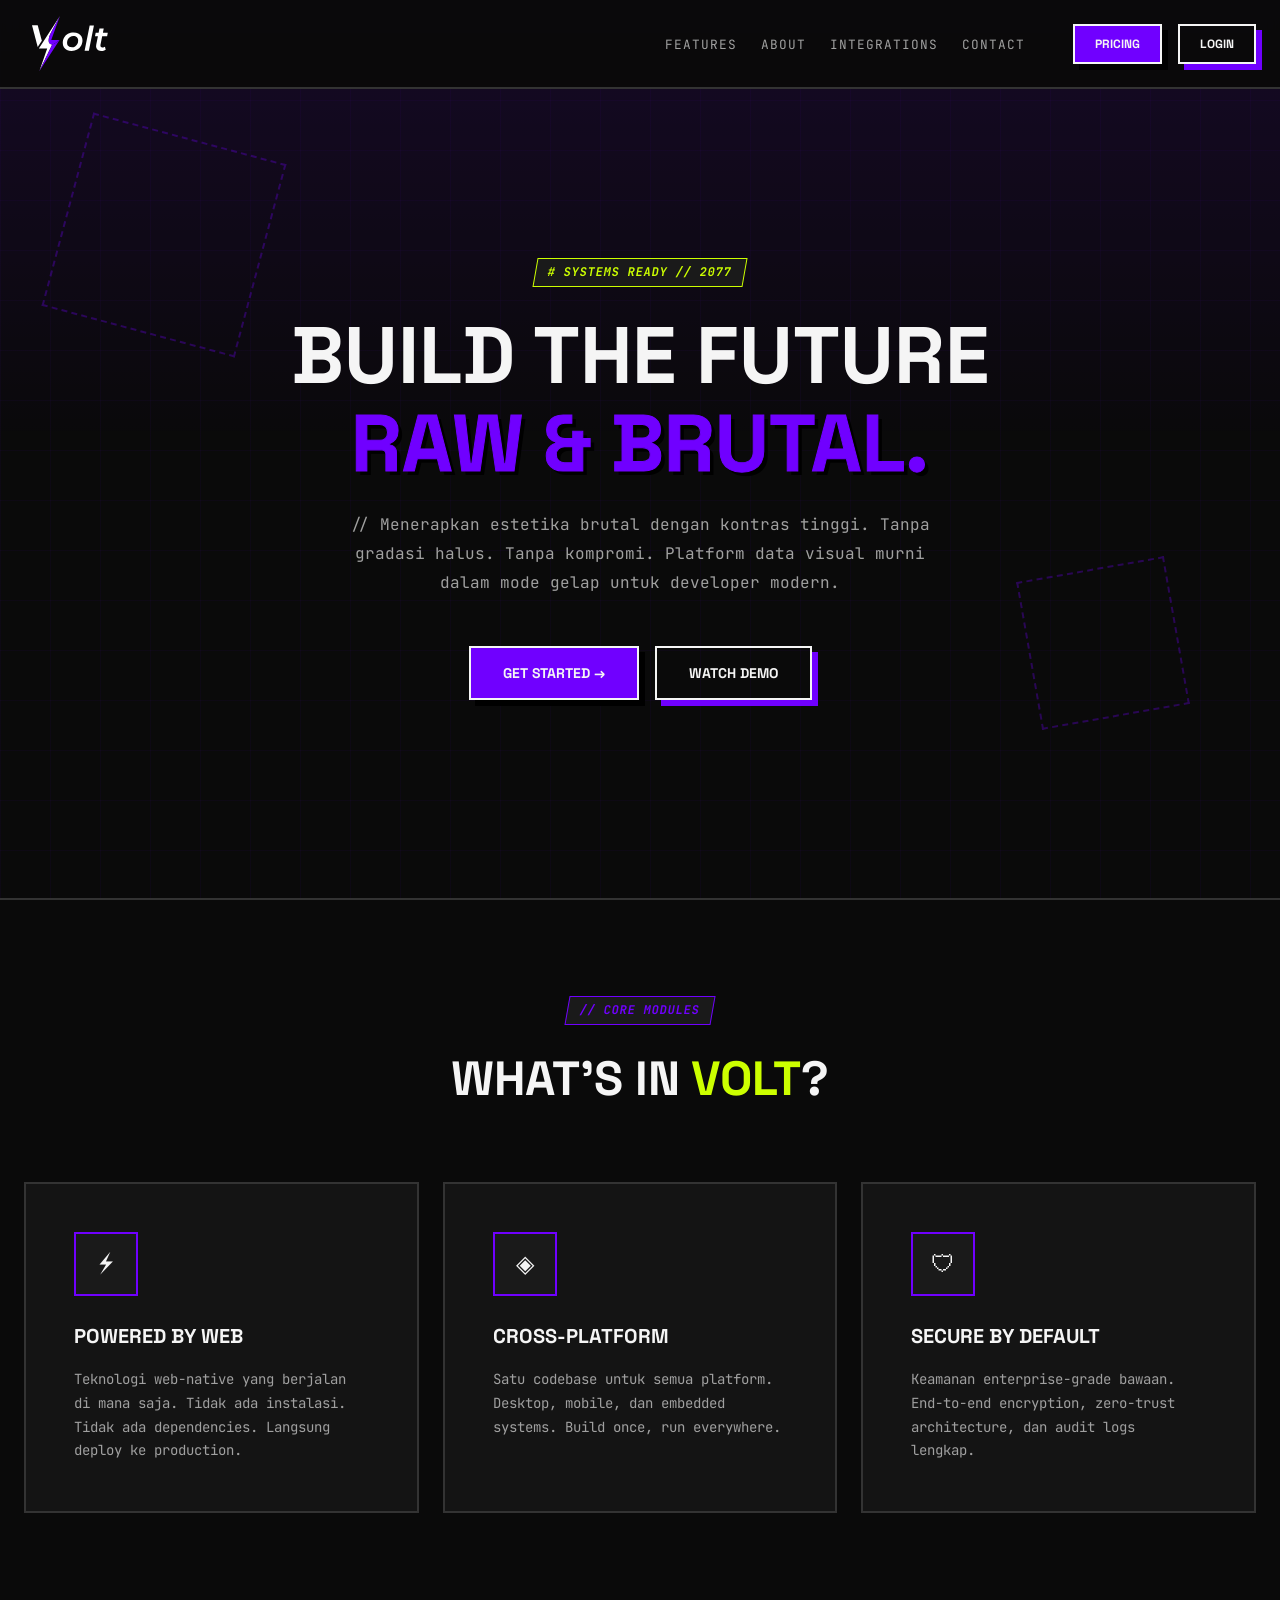
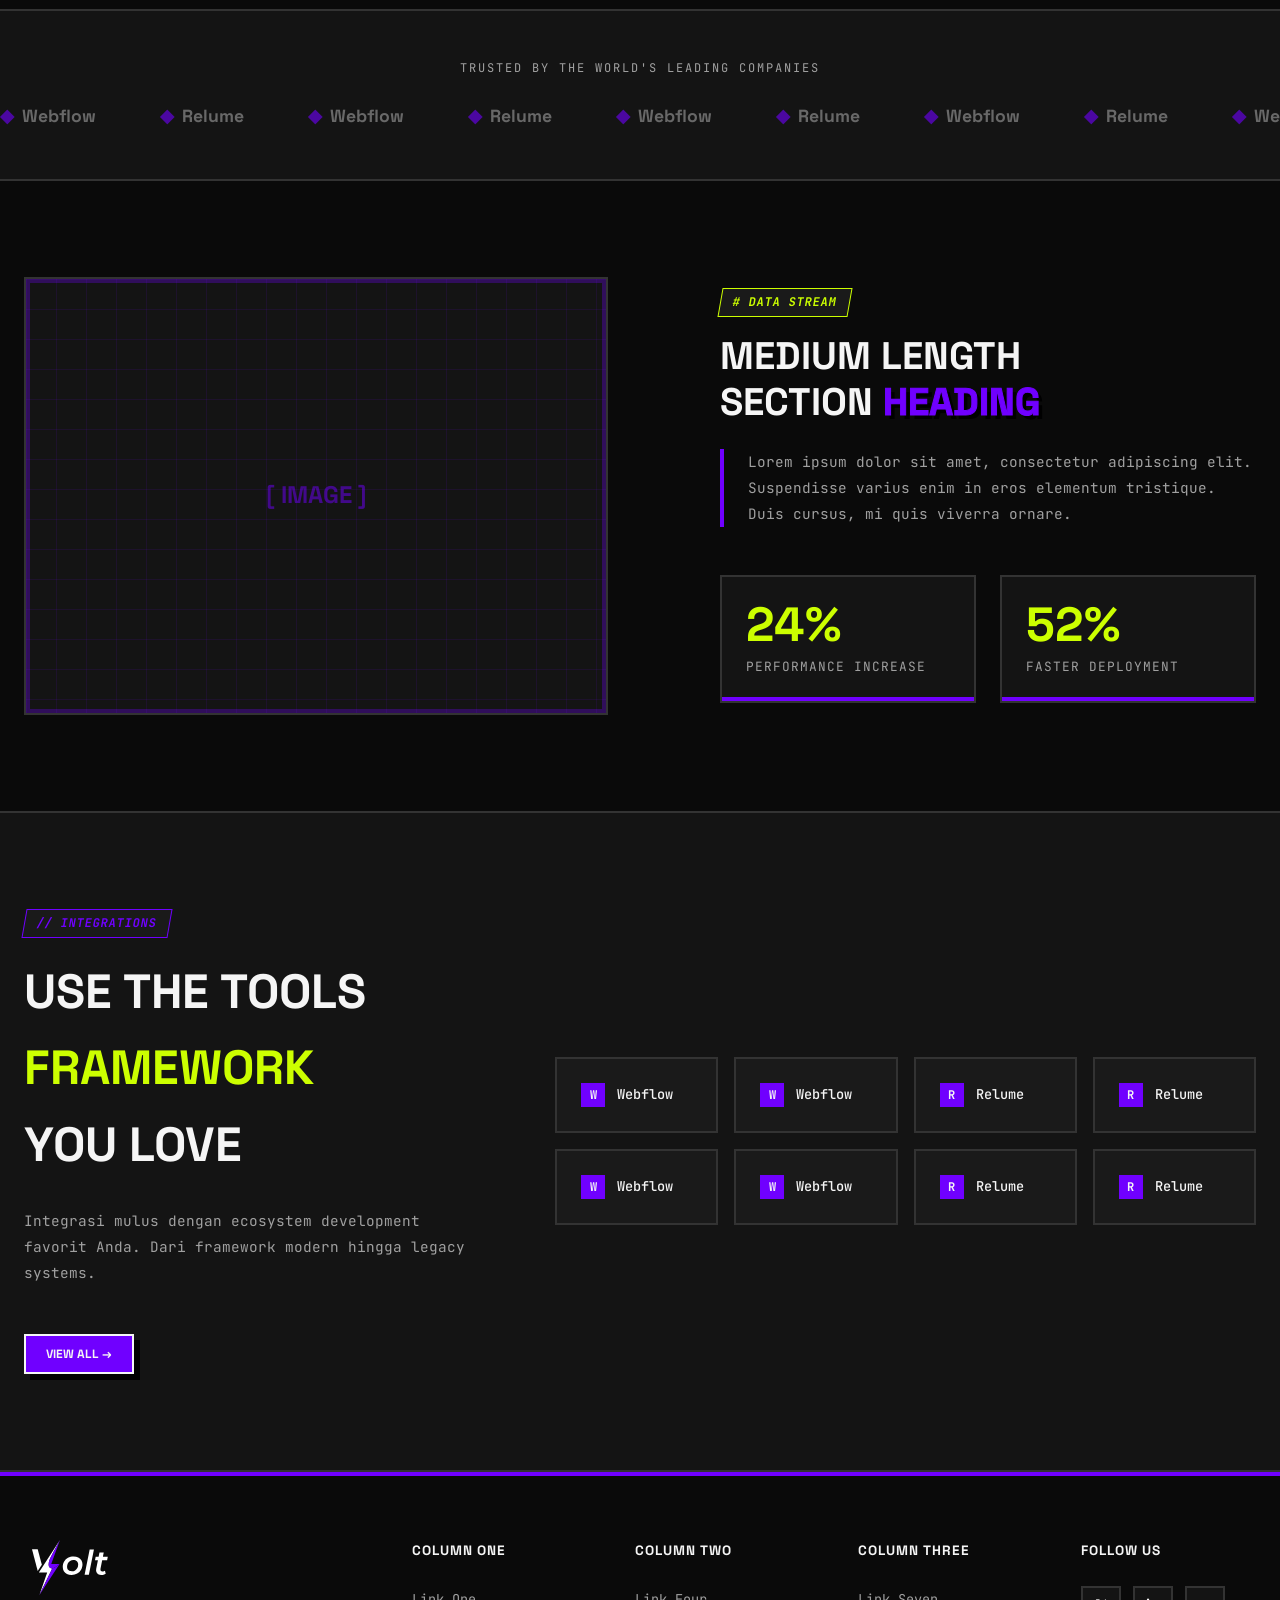
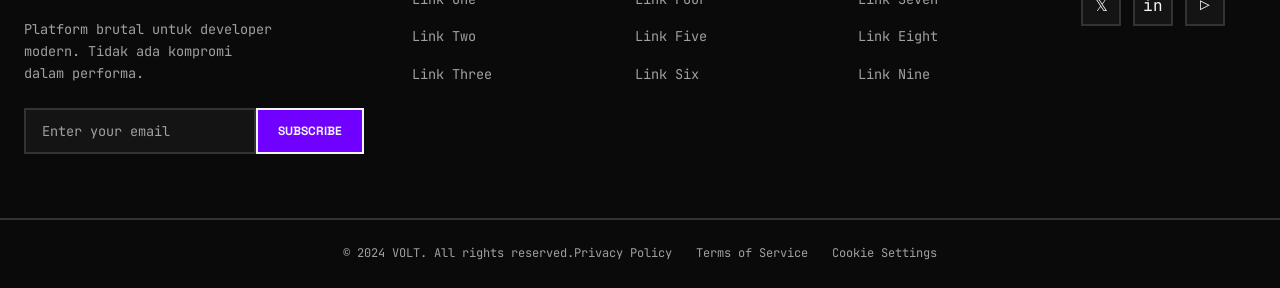
<file: index.html>
<!DOCTYPE html>
<html lang="en">

<head>
    <meta charset="UTF-8" />
    <meta name="viewport" content="width=device-width, initial-scale=1.0" />
    <title>VOLT - Build The Future Raw | Neubrutalism Landing Page</title>
    <meta name="description" content="VOLT - A brutal, high-contrast, data-driven platform. No soft gradients. No compromises. Pure visual data in dark mode." />

    <link rel="preconnect" href="https://fonts.googleapis.com" />
    <link rel="preconnect" href="https://fonts.gstatic.com" crossorigin />
    <link href="https://fonts.googleapis.com/css2?family=JetBrains+Mono:wght@400;500;700&family=Space+Grotesk:wght@500;700;900&display=swap" rel="stylesheet" />
    <link rel="stylesheet" href="style.css" />
    <style></style>
</head>

<body>
    <!-- ============================================
         HEADER / NAVIGATION
    ============================================ -->
    <header class="header">
        <div class="header-inner">
            <a href="#" class="logo">
                <img src="Logo volt.svg" alt="" />
            </a>

            <nav class="nav-menu">
                <ul class="nav-links">
                    <li><a href="#features">Features</a></li>
                    <li><a href="#about">About</a></li>
                    <li><a href="#tools">Integrations</a></li>
                    <li><a href="#contact">Contact</a></li>
                </ul>

                <div class="nav-cta">
                    <button class="btn-brutal btn-primary btn-small">Pricing</button>
                    <button class="btn-brutal btn-secondary btn-small">Login</button>
                </div>
            </nav>

            <button class="mobile-menu-toggle" aria-label="Toggle menu">
          <span></span>
          <span></span>
          <span></span>
        </button>
        </div>
    </header>

    <!-- ============================================
         HERO SECTION
    ============================================ -->
    <section class="hero">
        <div class="hero-bg"></div>
        <div class="hero-decor hero-decor-1"></div>
        <div class="hero-decor hero-decor-2"></div>

        <div class="hero-content">
            <div class="hero-label">
                <span class="label-tag"># SYSTEMS READY // 2077</span>
            </div>

            <h1 class="hero-title">
                Build The Future<br />
                <span class="highlight-purple">Raw & Brutal.</span>
            </h1>

            <p class="hero-description">
                // Menerapkan estetika brutal dengan kontras tinggi. Tanpa gradasi halus. Tanpa kompromi. Platform data visual murni dalam mode gelap untuk developer modern.
            </p>

            <div class="hero-cta">
                <button class="btn-brutal btn-primary">Get Started →</button>
                <button class="btn-brutal btn-secondary">Watch Demo</button>
            </div>
        </div>
    </section>

    <!-- ============================================
         FEATURES SECTION
    ============================================ -->
    <section class="features" id="features">
        <div class="container">
            <div class="section-header">
                <div class="section-label">
                    <span class="label-tag label-tag-purple">// CORE MODULES</span>
                </div>
                <h2 class="section-title">
                    What's in <span class="highlight-lime">Volt</span>?
                </h2>
            </div>

            <div class="features-grid">
                <div class="feature-card">
                    <div class="feature-icon">⚡</div>
                    <h3 class="feature-title">Powered by Web</h3>
                    <p class="feature-description">
                        Teknologi web-native yang berjalan di mana saja. Tidak ada instalasi. Tidak ada dependencies. Langsung deploy ke production.
                    </p>
                </div>

                <div class="feature-card">
                    <div class="feature-icon">◈</div>
                    <h3 class="feature-title">Cross-Platform</h3>
                    <p class="feature-description">
                        Satu codebase untuk semua platform. Desktop, mobile, dan embedded systems. Build once, run everywhere.
                    </p>
                </div>

                <div class="feature-card">
                    <div class="feature-icon">🛡</div>
                    <h3 class="feature-title">Secure by Default</h3>
                    <p class="feature-description">
                        Keamanan enterprise-grade bawaan. End-to-end encryption, zero-trust architecture, dan audit logs lengkap.
                    </p>
                </div>
            </div>
        </div>
    </section>

    <!-- ============================================
         LOGO BAR (Trusted By)
    ============================================ -->
    <section class="logo-bar">
        <p class="logo-bar-label">Trusted by the world's leading companies</p>
        <div class="logo-scroll">
            <div class="logo-item">Webflow</div>
            <div class="logo-item">Relume</div>
            <div class="logo-item">Webflow</div>
            <div class="logo-item">Relume</div>
            <div class="logo-item">Webflow</div>
            <div class="logo-item">Relume</div>
            <div class="logo-item">Webflow</div>
            <div class="logo-item">Relume</div>
            <!-- Duplicate for seamless scroll -->
            <div class="logo-item">Webflow</div>
            <div class="logo-item">Relume</div>
            <div class="logo-item">Webflow</div>
            <div class="logo-item">Relume</div>
            <div class="logo-item">Webflow</div>
            <div class="logo-item">Relume</div>
            <div class="logo-item">Webflow</div>
            <div class="logo-item">Relume</div>
        </div>
    </section>

    <!-- ============================================
         STATS SECTION
    ============================================ -->
    <section class="stats-section" id="about">
        <div class="container">
            <div class="stats-grid">
                <div class="stats-visual">
                    <div class="stats-image-placeholder"></div>
                </div>

                <div class="stats-content">
                    <div class="section-label">
                        <span class="label-tag"># DATA STREAM</span>
                    </div>

                    <h2 class="stats-title">
                        Medium Length<br /> Section <span class="highlight-purple">Heading</span>
                    </h2>

                    <p class="stats-description">
                        Lorem ipsum dolor sit amet, consectetur adipiscing elit. Suspendisse varius enim in eros elementum tristique. Duis cursus, mi quis viverra ornare.
                    </p>

                    <div class="stats-numbers">
                        <div class="stat-item">
                            <div class="stat-number">24%</div>
                            <p class="stat-label">Performance increase</p>
                        </div>
                        <div class="stat-item">
                            <div class="stat-number">52%</div>
                            <p class="stat-label">Faster deployment</p>
                        </div>
                    </div>
                </div>
            </div>
        </div>
    </section>

    <!-- ============================================
         TOOLS/INTEGRATIONS SECTION
    ============================================ -->
    <section class="tools-section" id="tools">
        <div class="container">
            <div class="tools-grid">
                <div class="tools-content">
                    <div class="section-label">
                        <span class="label-tag label-tag-purple">// INTEGRATIONS</span>
                    </div>
                    <h2 class="section-title">
                        Use The Tools<br />
                        <span class="highlight-lime">Framework</span><br /> You Love
                    </h2>
                    <p class="tools-description">
                        Integrasi mulus dengan ecosystem development favorit Anda. Dari framework modern hingga legacy systems.
                    </p>
                    <button class="btn-brutal btn-primary btn-small">View All →</button>
                </div>

                <div class="tools-logo-grid">
                    <div class="tool-item">
                        <span class="tool-icon">W</span> Webflow
                    </div>
                    <div class="tool-item">
                        <span class="tool-icon">W</span> Webflow
                    </div>
                    <div class="tool-item"><span class="tool-icon">R</span> Relume</div>
                    <div class="tool-item"><span class="tool-icon">R</span> Relume</div>
                    <div class="tool-item">
                        <span class="tool-icon">W</span> Webflow
                    </div>
                    <div class="tool-item">
                        <span class="tool-icon">W</span> Webflow
                    </div>
                    <div class="tool-item"><span class="tool-icon">R</span> Relume</div>
                    <div class="tool-item"><span class="tool-icon">R</span> Relume</div>
                </div>
            </div>
        </div>
    </section>

    <!-- ============================================
         FOOTER
    ============================================ -->
    <footer class="footer" id="contact">
        <div class="footer-main">
            <div class="container">
                <div class="footer-grid">
                    <div class="footer-brand">
                        <a href="#" class="logo">
                            <img src="Logo volt.svg" alt="" />
                        </a>
                        <p class="footer-tagline">
                            Platform brutal untuk developer modern. Tidak ada kompromi dalam performa.
                        </p>
                        <form class="newsletter-form">
                            <input type="email" class="newsletter-input" placeholder="Enter your email" />
                            <button type="submit" class="newsletter-btn">Subscribe</button>
                        </form>
                    </div>

                    <div class="footer-column">
                        <h4>Column One</h4>
                        <ul class="footer-links">
                            <li><a href="#">Link One</a></li>
                            <li><a href="#">Link Two</a></li>
                            <li><a href="#">Link Three</a></li>
                        </ul>
                    </div>

                    <div class="footer-column">
                        <h4>Column Two</h4>
                        <ul class="footer-links">
                            <li><a href="#">Link Four</a></li>
                            <li><a href="#">Link Five</a></li>
                            <li><a href="#">Link Six</a></li>
                        </ul>
                    </div>

                    <div class="footer-column">
                        <h4>Column Three</h4>
                        <ul class="footer-links">
                            <li><a href="#">Link Seven</a></li>
                            <li><a href="#">Link Eight</a></li>
                            <li><a href="#">Link Nine</a></li>
                        </ul>
                    </div>

                    <div class="footer-column">
                        <h4>Follow Us</h4>
                        <div class="social-links">
                            <a href="#" class="social-link">𝕏</a>
                            <a href="#" class="social-link">in</a>
                            <a href="#" class="social-link">▷</a>
                        </div>
                    </div>
                </div>
            </div>
        </div>

        <div class="footer-bottom">
            <div class="container" style="
            display: flex;
            justify-content: space-between;
            align-items: center;
          ">
                <p>© 2024 VOLT. All rights reserved.</p>
                <div class="footer-legal">
                    <a href="#">Privacy Policy</a>
                    <a href="#">Terms of Service</a>
                    <a href="#">Cookie Settings</a>
                </div>
            </div>
        </div>
    </footer>
</body>

</html>
</file>
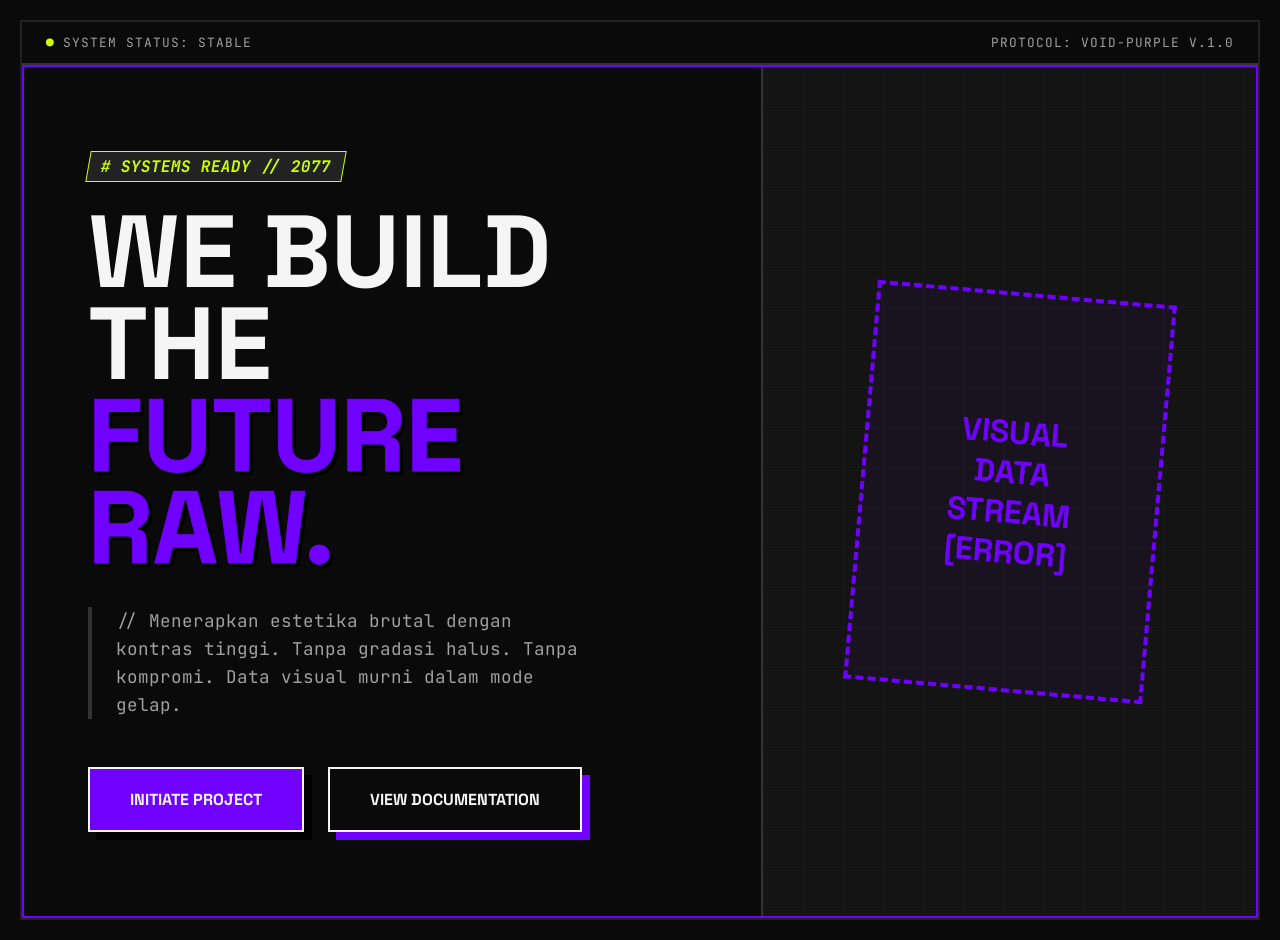
<file: h.html>
<!DOCTYPE html>
<html lang="en">

<head>
    <meta charset="UTF-8">
    <meta name="viewport" content="width=device-width, initial-scale=1.0">
    <title>Neubrutalism Dark Purple Hero</title>
    <link rel="preconnect" href="https://fonts.googleapis.com">
    <link rel="preconnect" href="https://fonts.gstatic.com" crossorigin>
    <link href="https://fonts.googleapis.com/css2?family=JetBrains+Mono:wght@400;700&family=Space+Grotesk:wght@700;900&display=swap" rel="stylesheet">

    <style>
        /* --- DESIGN SYSTEM VARIABLES (VOID-PURPLE PROTOCOL) --- */
        
         :root {
            --color-bg-main: #0A0A0A;
            /* Void Dark */
            --color-bg-surface: #141414;
            /* Sedikit lebih terang untuk surface */
            --color-primary: #7000FF;
            /* Electric Purple */
            --color-text-main: #F5F5F5;
            /* Bone White */
            --color-text-muted: #A0A0A0;
            /* Silver */
            --color-accent: #CCFF00;
            /* Cyber Lime (Untuk shock value) */
            --font-heading: 'Space Grotesk', sans-serif;
            --font-body: 'JetBrains Mono', monospace;
            --border-thickness: 2px;
        }
        /* --- GLOBAL RESET & BASE STYLES --- */
        
        * {
            margin: 0;
            padding: 0;
            box-sizing: border-box;
        }
        
        body {
            background-color: var(--color-bg-main);
            color: var(--color-text-main);
            font-family: var(--font-body);
            /* Default menggunakan font monospace/teknikal */
            overflow-x: hidden;
        }
        /* --- HERO SECTION STYLES --- */
        
        .hero-container {
            min-height: 100vh;
            display: flex;
            flex-direction: column;
            /* Memberikan border bingkai luar yang jelas */
            border: var(--border-thickness) solid #222;
            margin: 20px;
            /* Memberi jarak dari tepi browser */
            position: relative;
            background-color: var(--color-bg-main);
        }
        /* Top Tech Bar (Status Bar) */
        
        .tech-bar {
            display: flex;
            justify-content: space-between;
            padding: 12px 24px;
            border-bottom: var(--border-thickness) solid #333;
            font-size: 0.8rem;
            text-transform: uppercase;
            letter-spacing: 1px;
            color: var(--color-text-muted);
        }
        
        .tech-status::before {
            content: '●';
            color: var(--color-accent);
            margin-right: 8px;
        }
        /* Main Grid Layout */
        
        .hero-grid {
            display: grid;
            grid-template-columns: 1.2fr 0.8fr;
            /* Kiri lebih lebar sedikit */
            flex-grow: 1;
            /* Mengisi sisa tinggi layar */
            border: var(--border-thickness) solid var(--color-primary);
            /* Bingkai Ungu Utama */
        }
        /* Left Content Area */
        
        .content-area {
            padding: 64px;
            display: flex;
            flex-direction: column;
            justify-content: center;
            border-right: var(--border-thickness) solid #333;
            /* Garis pembatas vertikal */
            position: relative;
        }
        /* Typography Styles */
        
        .label-tag {
            display: inline-block;
            background: #222;
            color: var(--color-accent);
            padding: 4px 12px;
            font-weight: bold;
            margin-bottom: 24px;
            border: 1px solid var(--color-accent);
            /* Neubrutalism: Sedikit miring */
            transform: skewX(-10deg);
        }
        
        h1.hero-title {
            font-family: var(--font-heading);
            font-size: clamp(4rem, 8vw, 7rem);
            /* Responsif, sangat besar */
            line-height: 0.9;
            text-transform: uppercase;
            margin-bottom: 32px;
            font-weight: 900;
        }
        
        .highlight-purple {
            color: var(--color-primary);
            /* Memberikan efek stroke/outline pada teks */
            -webkit-text-stroke: 1px var(--color-primary);
            text-shadow: 4px 4px 0px #000;
            /* Bayangan hitam keras pada teks */
        }
        
        p.hero-description {
            font-size: 1.1rem;
            color: var(--color-text-muted);
            max-width: 500px;
            line-height: 1.6;
            margin-bottom: 48px;
            border-left: 4px solid #333;
            /* Garis aksen di kiri paragraf */
            padding-left: 24px;
        }
        /* --- BRUTAL BUTTONS --- */
        
        .cta-group {
            display: flex;
            gap: 24px;
        }
        
        .btn-brutal {
            font-family: var(--font-heading);
            font-weight: 700;
            font-size: 1rem;
            text-transform: uppercase;
            padding: 20px 40px;
            cursor: pointer;
            transition: all 0.15s cubic-bezier(0, 0, 0.2, 1);
            /* THE BRUTAL SAUCE: 0 Radius, Tebal Border, Hard Shadow */
            border-radius: 0px;
            border: var(--border-thickness) solid var(--color-text-main);
            position: relative;
        }
        /* Primary Button Style (Purple) */
        
        .btn-primary {
            background-color: var(--color-primary);
            color: var(--color-text-main);
            /* Bayangan awal: Hitam keras */
            box-shadow: 8px 8px 0px 0px #000000;
        }
        
        .btn-primary:hover {
            /* Saat hover, ganti warna jadi Lime untuk kontras ekstrem */
            background-color: var(--color-accent);
            color: #000000;
            border-color: var(--color-accent);
            /* Bayangan berubah jadi putih */
            box-shadow: 10px 10px 0px 0px var(--color-text-main);
            transform: translate(-4px, -4px);
        }
        
        .btn-primary:active {
            /* Efek ditekan fisik */
            box-shadow: 0px 0px 0px 0px #000;
            transform: translate(4px, 4px);
        }
        /* Secondary Button Style (Outline) */
        
        .btn-secondary {
            background-color: transparent;
            color: var(--color-text-main);
            box-shadow: 8px 8px 0px 0px var(--color-primary);
            /* Bayangan Ungu */
        }
        
        .btn-secondary:hover {
            background-color: var(--color-text-main);
            color: #000000;
            box-shadow: 10px 10px 0px 0px var(--color-primary);
            transform: translate(-4px, -4px);
        }
        
        .btn-secondary:active {
            box-shadow: 0px 0px 0px 0px;
            transform: translate(4px, 4px);
        }
        /* Right Visual Area (Placeholder) */
        
        .visual-area {
            background-color: var(--color-bg-surface);
            display: flex;
            justify-content: center;
            align-items: center;
            position: relative;
            overflow: hidden;
            /* Membuat pola grid background teknikal */
            background-image: linear-gradient(rgba(112, 0, 255, 0.1) 1px, transparent 1px), linear-gradient(90deg, rgba(112, 0, 255, 0.1) 1px, transparent 1px);
            background-size: 40px 40px;
        }
        
        .visual-placeholder-box {
            width: 300px;
            height: 400px;
            border: 4px dashed var(--color-primary);
            display: flex;
            justify-content: center;
            align-items: center;
            font-family: var(--font-heading);
            font-weight: 900;
            color: var(--color-primary);
            font-size: 2rem;
            text-align: center;
            /* Rotasi sedikit untuk kesan tidak teratur */
            transform: rotate(5deg);
            background: rgba(112, 0, 255, 0.05);
        }
        /* Responsiveness dasar */
        
        @media (max-width: 900px) {
            .hero-grid {
                grid-template-columns: 1fr;
                /* Stack vertikal di layar kecil */
            }
            .visual-area {
                min-height: 300px;
                border-top: var(--border-thickness) solid #333;
                border-right: none;
            }
            .content-area {
                padding: 40px 24px;
            }
            .cta-group {
                flex-direction: column;
            }
            .btn-brutal {
                width: 100%;
            }
        }
    </style>
</head>

<body>

    <main class="hero-container">
        <div class="tech-bar">
            <div class="tech-status">System Status: Stable</div>
            <div>Protocol: VOID-PURPLE v.1.0</div>
        </div>

        <div class="hero-grid">
            <section class="content-area">
                <div>
                    <span class="label-tag"># SYSTEMS READY // 2077</span>
                </div>
                <h1 class="hero-title">
                    We Build The <br>
                    <span class="highlight-purple">Future Raw.</span>
                </h1>
                <p class="hero-description">
                    // Menerapkan estetika brutal dengan kontras tinggi. Tanpa gradasi halus. Tanpa kompromi. Data visual murni dalam mode gelap.
                </p>
                <div class="cta-group">
                    <button class="btn-brutal btn-primary">INITIATE PROJECT</button>
                    <button class="btn-brutal btn-secondary">VIEW DOCUMENTATION</button>
                </div>
            </section>

            <aside class="visual-area">
                <div class="visual-placeholder-box">
                    VISUAL<br>DATA<br>STREAM<br>[ERROR]
                </div>
            </aside>
        </div>
    </main>

</body>

</html>
</file>
<file: style.css>
/* --- DESIGN SYSTEM VARIABLES (VOID-PURPLE PROTOCOL) --- */
      :root {
        --color-bg-main: #0a0a0a;
        --color-bg-surface: #141414;
        --color-bg-elevated: #1a1a1a;
        --color-primary: #7000ff;
        --color-primary-dark: #5500cc;
        --color-text-main: #f5f5f5;
        --color-text-muted: #a0a0a0;
        --color-accent: #ccff00;
        --color-border: #333;
        --color-border-light: #222;

        --font-heading: "Space Grotesk", sans-serif;
        --font-body: "JetBrains Mono", monospace;

        --border-thickness: 2px;
        --border-thick: 4px;
        --space-xs: 8px;
        --space-sm: 16px;
        --space-md: 24px;
        --space-lg: 48px;
        --space-xl: 64px;
        --space-xxl: 96px;
      }

      /* --- GLOBAL RESET & BASE STYLES --- */
      * {
        margin: 0;
        padding: 0;
        box-sizing: border-box;
      }

      html {
        scroll-behavior: smooth;
      }

      body {
        background-color: var(--color-bg-main);
        color: var(--color-text-main);
        font-family: var(--font-body);
        overflow-x: hidden;
        line-height: 1.6;
      }

      a {
        text-decoration: none;
        color: inherit;
        transition: color 0.2s ease;
      }

      a:hover {
        color: var(--color-accent);
      }

      img {
        max-width: 100%;
        height: auto;
      }

      .container {
        max-width: 1280px;
        margin: 0 auto;
        padding: 0 var(--space-md);
      }

      /* --- UTILITY CLASSES --- */
      .highlight-purple {
        color: var(--color-primary);
        -webkit-text-stroke: 1px var(--color-primary);
        text-shadow: 4px 4px 0px #000;
      }

      .highlight-lime {
        color: var(--color-accent);
      }

      .label-tag {
        display: inline-block;
        background: var(--color-bg-elevated);
        color: var(--color-accent);
        padding: 4px 12px;
        font-weight: bold;
        font-size: 0.75rem;
        text-transform: uppercase;
        letter-spacing: 1px;
        border: 1px solid var(--color-accent);
        transform: skewX(-10deg);
      }

      .label-tag-purple {
        color: var(--color-primary);
        border-color: var(--color-primary);
      }

      /* --- BRUTAL BUTTONS --- */
      .btn-brutal {
        font-family: var(--font-heading);
        font-weight: 700;
        font-size: 0.875rem;
        text-transform: uppercase;
        padding: 16px 32px;
        cursor: pointer;
        transition: all 0.15s cubic-bezier(0, 0, 0.2, 1);
        border-radius: 0px;
        border: var(--border-thickness) solid var(--color-text-main);
        position: relative;
        display: inline-flex;
        align-items: center;
        justify-content: center;
        gap: 8px;
      }

      .btn-primary {
        background-color: var(--color-primary);
        color: var(--color-text-main);
        box-shadow: 6px 6px 0px 0px #000000;
      }

      .btn-primary:hover {
        background-color: var(--color-accent);
        color: #000000;
        border-color: var(--color-accent);
        box-shadow: 8px 8px 0px 0px var(--color-text-main);
        transform: translate(-2px, -2px);
      }

      .btn-primary:active {
        box-shadow: 0px 0px 0px 0px #000;
        transform: translate(4px, 4px);
      }

      .btn-secondary {
        background-color: transparent;
        color: var(--color-text-main);
        box-shadow: 6px 6px 0px 0px var(--color-primary);
      }

      .btn-secondary:hover {
        background-color: var(--color-text-main);
        color: #000000;
        box-shadow: 8px 8px 0px 0px var(--color-primary);
        transform: translate(-2px, -2px);
      }

      .btn-secondary:active {
        box-shadow: 0px 0px 0px 0px;
        transform: translate(4px, 4px);
      }

      .btn-small {
        padding: 10px 20px;
        font-size: 0.75rem;
      }

      /* ============================================
           HEADER / NAVIGATION
        ============================================ */
      .header {
        position: fixed;
        top: 0;
        left: 0;
        right: 0;
        z-index: 1000;
        background: rgba(10, 10, 10, 0.95);
        backdrop-filter: blur(10px);
        border-bottom: var(--border-thickness) solid var(--color-border);
      }

      .header-inner {
        display: flex;
        align-items: center;
        justify-content: space-between;
        padding: var(--space-sm) var(--space-md);
        max-width: 1400px;
        margin: 0 auto;
      }

      .logo {
        font-family: var(--font-heading);
        width: 4.75rem;
        text-transform: uppercase;
        letter-spacing: 2px;
        color: var(--color-text-main);
        display: flex;
        align-items: center;
        gap: 8px;
      }

      .logo::before {
        content: "";
        width: 12px;
        height: 12px;
        background: var(--color-primary);
        box-shadow: 3px 3px 0px var(--color-accent);
      }

      .nav-menu {
        display: flex;
        align-items: center;
        gap: var(--space-lg);
      }

      .nav-links {
        display: flex;
        gap: var(--space-md);
        list-style: none;
      }

      .nav-links a {
        font-size: 0.8rem;
        text-transform: uppercase;
        letter-spacing: 1px;
        color: var(--color-text-muted);
        position: relative;
        padding: 4px 0;
      }

      .nav-links a::after {
        content: "";
        position: absolute;
        bottom: 0;
        left: 0;
        width: 0;
        height: 2px;
        background: var(--color-primary);
        transition: width 0.3s ease;
      }

      .nav-links a:hover {
        color: var(--color-text-main);
      }

      .nav-links a:hover::after {
        width: 100%;
      }

      .nav-cta {
        display: flex;
        gap: var(--space-sm);
      }

      .nav-cta .btn-brutal {
        padding: 10px 20px;
        font-size: 0.75rem;
      }

      .mobile-menu-toggle {
        display: none;
        background: none;
        border: none;
        cursor: pointer;
        padding: 8px;
      }

      .mobile-menu-toggle span {
        display: block;
        width: 24px;
        height: 2px;
        background: var(--color-text-main);
        margin: 6px 0;
        transition: all 0.3s ease;
      }

      /* ============================================
           HERO SECTION
        ============================================ */
      .hero {
        min-height: 100vh;
        display: flex;
        flex-direction: column;
        justify-content: center;
        align-items: center;
        text-align: center;
        padding: calc(var(--space-xxl) + 60px) var(--space-md) var(--space-xxl);
        position: relative;
        overflow: hidden;
        border-bottom: var(--border-thickness) solid var(--color-border);
      }

      .hero-bg {
        position: absolute;
        top: 0;
        left: 0;
        right: 0;
        bottom: 0;
        background: linear-gradient(
            180deg,
            rgba(112, 0, 255, 0.15) 0%,
            transparent 50%
          ),
          linear-gradient(rgba(112, 0, 255, 0.05) 1px, transparent 1px),
          linear-gradient(90deg, rgba(112, 0, 255, 0.05) 1px, transparent 1px);
        background-size: 100% 100%, 50px 50px, 50px 50px;
        opacity: 0.8;
      }

      .hero-content {
        position: relative;
        z-index: 1;
        max-width: 900px;
      }

      .hero-label {
        margin-bottom: var(--space-md);
      }

      .hero-title {
        font-family: var(--font-heading);
        font-size: clamp(2.5rem, 7vw, 5rem);
        font-weight: 900;
        line-height: 1.1;
        text-transform: uppercase;
        margin-bottom: var(--space-md);
      }

      .hero-description {
        font-size: 1rem;
        color: var(--color-text-muted);
        max-width: 600px;
        margin: 0 auto var(--space-lg);
        line-height: 1.8;
      }

      .hero-cta {
        display: flex;
        gap: var(--space-sm);
        justify-content: center;
        flex-wrap: wrap;
      }

      /* Decorative elements */
      .hero-decor {
        position: absolute;
        border: var(--border-thickness) dashed var(--color-primary);
        opacity: 0.3;
      }

      .hero-decor-1 {
        width: 200px;
        height: 200px;
        top: 15%;
        left: 5%;
        transform: rotate(15deg);
      }

      .hero-decor-2 {
        width: 150px;
        height: 150px;
        bottom: 20%;
        right: 8%;
        transform: rotate(-10deg);
      }

      /* ============================================
           FEATURES SECTION (What's in Volt?)
        ============================================ */
      .features {
        padding: var(--space-xxl) 0;
        background: var(--color-bg-main);
        border-bottom: var(--border-thickness) solid var(--color-border);
      }

      .section-header {
        text-align: center;
        margin-bottom: var(--space-xl);
      }

      .section-label {
        margin-bottom: var(--space-sm);
      }

      .section-title {
        font-family: var(--font-heading);
        font-size: clamp(2rem, 4vw, 3rem);
        font-weight: 900;
        text-transform: uppercase;
      }

      .features-grid {
        display: grid;
        grid-template-columns: repeat(3, 1fr);
        gap: var(--space-md);
      }

      .feature-card {
        background: var(--color-bg-surface);
        border: var(--border-thickness) solid var(--color-border);
        padding: var(--space-lg);
        position: relative;
        transition: all 0.3s ease;
      }

      .feature-card::before {
        content: "";
        position: absolute;
        top: 0;
        left: 0;
        width: 100%;
        height: 4px;
        background: var(--color-primary);
        transform: scaleX(0);
        transform-origin: left;
        transition: transform 0.3s ease;
      }

      .feature-card:hover {
        transform: translateY(-4px);
        border-color: var(--color-primary);
        box-shadow: 8px 8px 0px 0px var(--color-primary);
      }

      .feature-card:hover::before {
        transform: scaleX(1);
      }

      .feature-icon {
        width: 64px;
        height: 64px;
        background: var(--color-bg-elevated);
        border: var(--border-thickness) solid var(--color-primary);
        display: flex;
        align-items: center;
        justify-content: center;
        margin-bottom: var(--space-md);
        font-size: 1.5rem;
      }

      .feature-title {
        font-family: var(--font-heading);
        font-size: 1.25rem;
        font-weight: 700;
        text-transform: uppercase;
        margin-bottom: var(--space-sm);
      }

      .feature-description {
        font-size: 0.875rem;
        color: var(--color-text-muted);
        line-height: 1.7;
      }

      /* ============================================
           LOGO BAR (Trusted By)
        ============================================ */
      .logo-bar {
        padding: var(--space-lg) 0;
        background: var(--color-bg-surface);
        border-bottom: var(--border-thickness) solid var(--color-border);
        overflow: hidden;
      }

      .logo-bar-label {
        text-align: center;
        font-size: 0.75rem;
        text-transform: uppercase;
        letter-spacing: 2px;
        color: var(--color-text-muted);
        margin-bottom: var(--space-md);
      }

      .logo-scroll {
        display: flex;
        gap: var(--space-xl);
        animation: scroll 20s linear infinite;
      }

      @keyframes scroll {
        0% {
          transform: translateX(0);
        }
        100% {
          transform: translateX(-50%);
        }
      }

      .logo-item {
        flex-shrink: 0;
        display: flex;
        align-items: center;
        gap: 8px;
        font-family: var(--font-heading);
        font-weight: 700;
        font-size: 1.1rem;
        color: var(--color-text-muted);
        opacity: 0.6;
        transition: opacity 0.3s ease;
      }

      .logo-item:hover {
        opacity: 1;
        color: var(--color-text-main);
      }

      .logo-item::before {
        content: "◆";
        color: var(--color-primary);
      }

      /* ============================================
           STATS SECTION
        ============================================ */
      .stats-section {
        padding: var(--space-xxl) 0;
        background: var(--color-bg-main);
        border-bottom: var(--border-thickness) solid var(--color-border);
      }

      .stats-grid {
        display: grid;
        grid-template-columns: 1fr 1fr;
        gap: var(--space-xl);
        align-items: center;
      }

      .stats-visual {
        position: relative;
      }

      .stats-image-placeholder {
        aspect-ratio: 4/3;
        background: var(--color-bg-surface);
        border: var(--border-thickness) solid var(--color-border);
        display: flex;
        align-items: center;
        justify-content: center;
        position: relative;
        overflow: hidden;
        background-image: linear-gradient(
            rgba(112, 0, 255, 0.1) 1px,
            transparent 1px
          ),
          linear-gradient(90deg, rgba(112, 0, 255, 0.1) 1px, transparent 1px);
        background-size: 30px 30px;
      }

      .stats-image-placeholder::before {
        content: "[ IMAGE ]";
        font-family: var(--font-heading);
        font-weight: 700;
        font-size: 1.5rem;
        color: var(--color-primary);
        opacity: 0.5;
      }

      .stats-image-placeholder::after {
        content: "";
        position: absolute;
        top: 0;
        left: 0;
        right: 0;
        bottom: 0;
        border: 4px solid var(--color-primary);
        opacity: 0.3;
        pointer-events: none;
      }

      .stats-content {
        padding-left: var(--space-lg);
      }

      .stats-content .section-label {
        margin-bottom: var(--space-sm);
      }

      .stats-title {
        font-family: var(--font-heading);
        font-size: clamp(1.75rem, 3vw, 2.5rem);
        font-weight: 900;
        text-transform: uppercase;
        margin-bottom: var(--space-md);
        line-height: 1.2;
      }

      .stats-description {
        font-size: 0.9rem;
        color: var(--color-text-muted);
        line-height: 1.8;
        margin-bottom: var(--space-lg);
        border-left: var(--border-thick) solid var(--color-primary);
        padding-left: var(--space-md);
      }

      .stats-numbers {
        display: grid;
        grid-template-columns: repeat(2, 1fr);
        gap: var(--space-md);
      }

      .stat-item {
        background: var(--color-bg-surface);
        border: var(--border-thickness) solid var(--color-border);
        padding: var(--space-md);
        position: relative;
      }

      .stat-item::before {
        content: "";
        position: absolute;
        bottom: 0;
        left: 0;
        width: 100%;
        height: 4px;
        background: var(--color-primary);
      }

      .stat-number {
        font-family: var(--font-heading);
        font-size: 3rem;
        font-weight: 900;
        color: var(--color-accent);
        line-height: 1;
        margin-bottom: 8px;
      }

      .stat-label {
        font-size: 0.8rem;
        color: var(--color-text-muted);
        text-transform: uppercase;
        letter-spacing: 1px;
      }

      /* ============================================
           TOOLS/INTEGRATIONS SECTION
        ============================================ */
      .tools-section {
        padding: var(--space-xxl) 0;
        background: var(--color-bg-surface);
        border-bottom: var(--border-thickness) solid var(--color-border);
      }

      .tools-grid {
        display: grid;
        grid-template-columns: 1fr 1.5fr;
        gap: var(--space-xl);
        align-items: center;
      }

      .tools-content .section-title {
        text-align: left;
        margin-bottom: var(--space-md);
      }

      .tools-description {
        font-size: 0.9rem;
        color: var(--color-text-muted);
        line-height: 1.8;
        margin-bottom: var(--space-lg);
      }

      .tools-logo-grid {
        display: grid;
        grid-template-columns: repeat(4, 1fr);
        gap: var(--space-sm);
      }

      .tool-item {
        background: var(--color-bg-elevated);
        border: var(--border-thickness) solid var(--color-border);
        padding: var(--space-md);
        display: flex;
        align-items: center;
        gap: 12px;
        font-size: 0.85rem;
        font-weight: 500;
        transition: all 0.2s ease;
      }

      .tool-item:hover {
        border-color: var(--color-primary);
        transform: translateX(4px);
        box-shadow: -4px 4px 0px var(--color-primary);
      }

      .tool-icon {
        width: 24px;
        height: 24px;
        background: var(--color-primary);
        display: flex;
        align-items: center;
        justify-content: center;
        font-size: 0.75rem;
        font-weight: 700;
        color: var(--color-text-main);
      }

      /* ============================================
           FOOTER
        ============================================ */
      .footer {
        background: var(--color-bg-main);
        border-top: var(--border-thick) solid var(--color-primary);
      }

      .footer-main {
        padding: var(--space-xl) 0;
        border-bottom: var(--border-thickness) solid var(--color-border);
      }

      .footer-grid {
        display: grid;
        grid-template-columns: 1.5fr repeat(3, 1fr) 1fr;
        gap: var(--space-lg);
      }

      .footer-brand .logo {
        margin-bottom: var(--space-md);
      }

      .footer-tagline {
        font-size: 0.85rem;
        color: var(--color-text-muted);
        margin-bottom: var(--space-md);
        max-width: 250px;
      }

      .newsletter-form {
        display: flex;
        gap: 0;
      }

      .newsletter-input {
        flex: 1;
        background: var(--color-bg-surface);
        border: var(--border-thickness) solid var(--color-border);
        padding: 12px 16px;
        font-family: var(--font-body);
        font-size: 0.85rem;
        color: var(--color-text-main);
        outline: none;
      }

      .newsletter-input::placeholder {
        color: var(--color-text-muted);
      }

      .newsletter-input:focus {
        border-color: var(--color-primary);
      }

      .newsletter-btn {
        background: var(--color-primary);
        border: var(--border-thickness) solid var(--color-text-main);
        color: var(--color-text-main);
        padding: 12px 20px;
        font-family: var(--font-heading);
        font-weight: 700;
        font-size: 0.75rem;
        text-transform: uppercase;
        cursor: pointer;
        transition: all 0.2s ease;
      }

      .newsletter-btn:hover {
        background: var(--color-accent);
        color: #000;
      }

      .footer-column h4 {
        font-family: var(--font-heading);
        font-size: 0.85rem;
        font-weight: 700;
        text-transform: uppercase;
        letter-spacing: 1px;
        margin-bottom: var(--space-md);
        color: var(--color-text-main);
      }

      .footer-links {
        list-style: none;
      }

      .footer-links li {
        margin-bottom: 12px;
      }

      .footer-links a {
        font-size: 0.85rem;
        color: var(--color-text-muted);
        transition: all 0.2s ease;
      }

      .footer-links a:hover {
        color: var(--color-accent);
        padding-left: 8px;
      }

      .social-links {
        display: flex;
        gap: 12px;
      }

      .social-link {
        width: 40px;
        height: 40px;
        background: var(--color-bg-surface);
        border: var(--border-thickness) solid var(--color-border);
        display: flex;
        align-items: center;
        justify-content: center;
        font-size: 1rem;
        transition: all 0.2s ease;
      }

      .social-link:hover {
        background: var(--color-primary);
        border-color: var(--color-primary);
        transform: translateY(-2px);
        box-shadow: 0 4px 0 #000;
      }

      .footer-bottom {
        padding: var(--space-md) 0;
        display: flex;
        justify-content: space-between;
        align-items: center;
        font-size: 0.75rem;
        color: var(--color-text-muted);
      }

      .footer-legal {
        display: flex;
        gap: var(--space-md);
      }

      .footer-legal a:hover {
        color: var(--color-accent);
      }

      /* ============================================
           RESPONSIVE DESIGN
        ============================================ */
      @media (max-width: 1024px) {
        .features-grid {
          grid-template-columns: repeat(2, 1fr);
        }

        .stats-grid,
        .tools-grid {
          grid-template-columns: 1fr;
          gap: var(--space-lg);
        }

        .stats-content {
          padding-left: 0;
        }

        .tools-logo-grid {
          grid-template-columns: repeat(3, 1fr);
        }

        .footer-grid {
          grid-template-columns: repeat(2, 1fr);
        }

        .footer-brand {
          grid-column: span 2;
        }
      }

      @media (max-width: 768px) {
        .nav-menu {
          display: none;
        }

        .mobile-menu-toggle {
          display: block;
        }

        .hero-title {
          font-size: clamp(2rem, 8vw, 3rem);
        }

        .features-grid {
          grid-template-columns: 1fr;
        }

        .stats-numbers {
          grid-template-columns: 1fr;
        }

        .tools-logo-grid {
          grid-template-columns: repeat(2, 1fr);
        }

        .footer-grid {
          grid-template-columns: 1fr;
        }

        .footer-brand {
          grid-column: span 1;
        }

        .footer-bottom {
          flex-direction: column;
          gap: var(--space-sm);
          text-align: center;
        }
      }

      @media (max-width: 480px) {
        .hero-cta {
          flex-direction: column;
          width: 100%;
        }

        .hero-cta .btn-brutal {
          width: 100%;
        }

        .tools-logo-grid {
          grid-template-columns: 1fr;
        }

        .newsletter-form {
          flex-direction: column;
        }

        .newsletter-btn {
          width: 100%;
        }
      }
</file>
